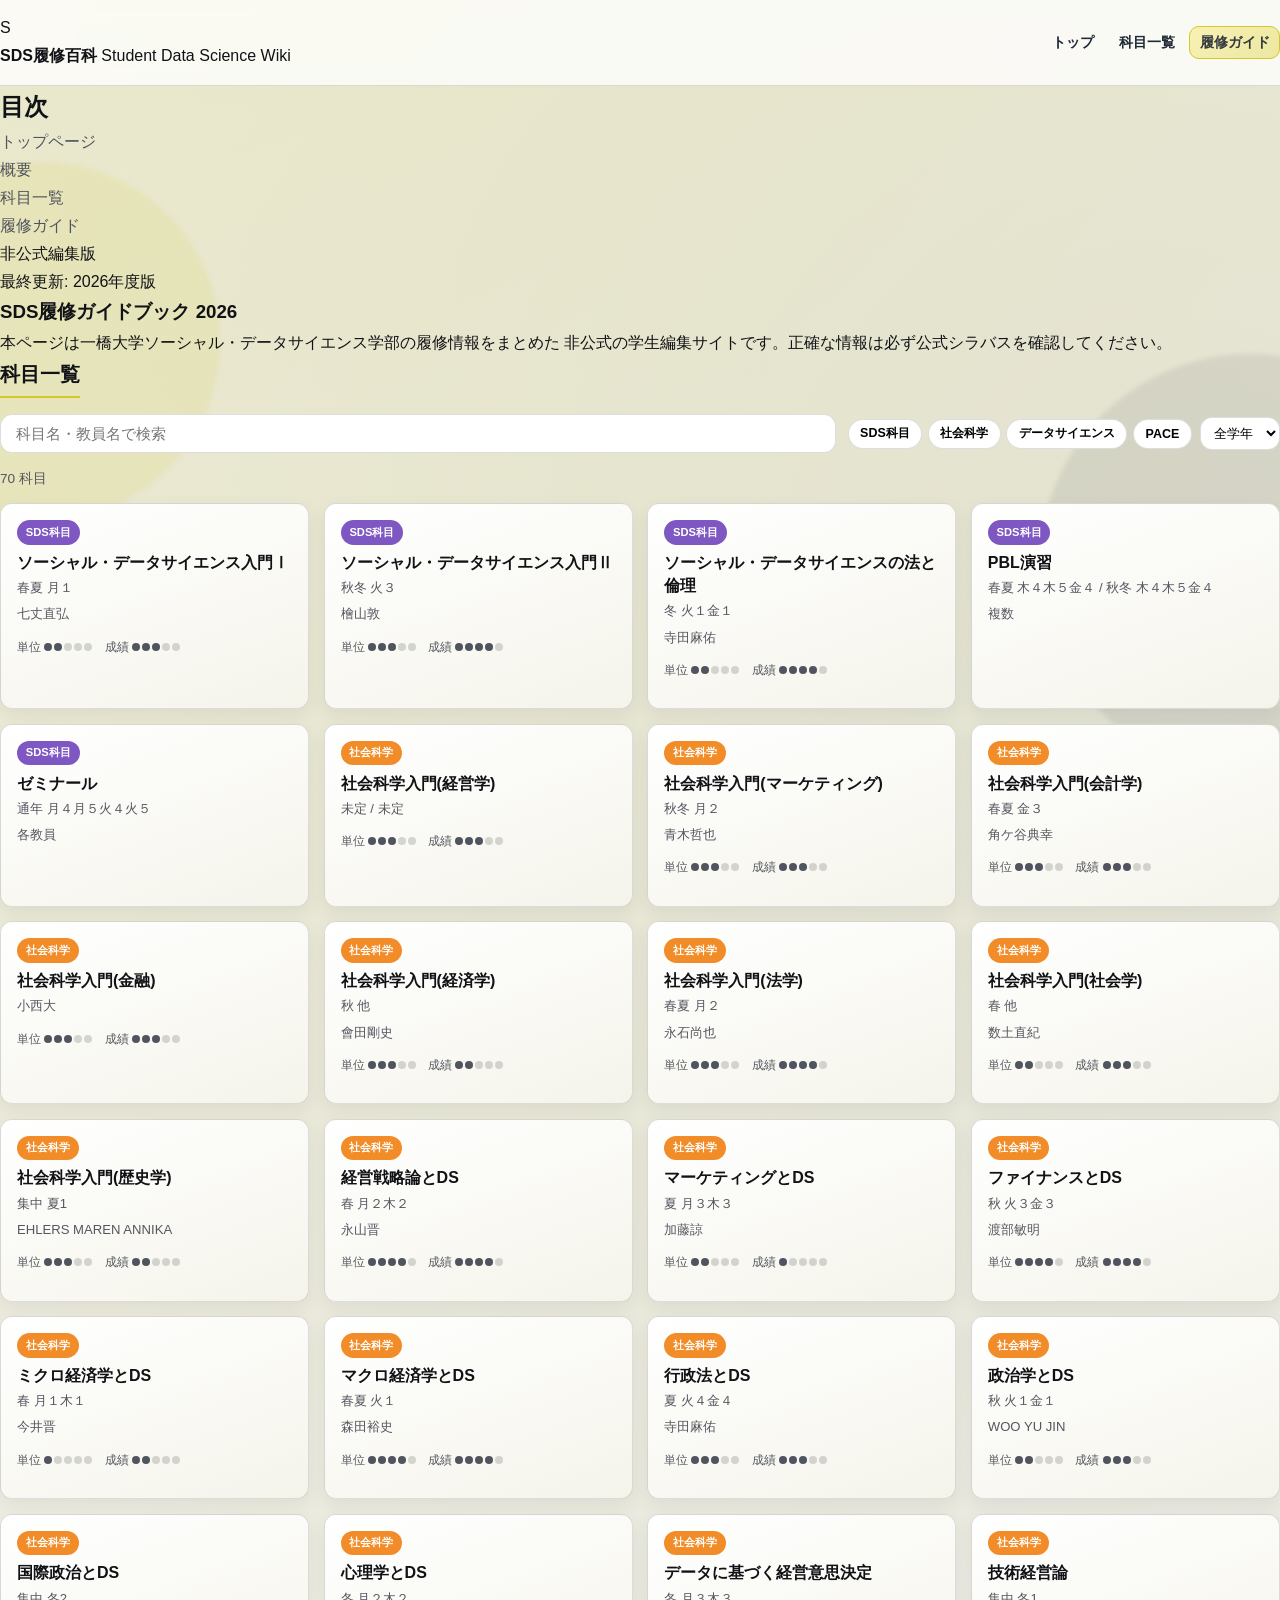
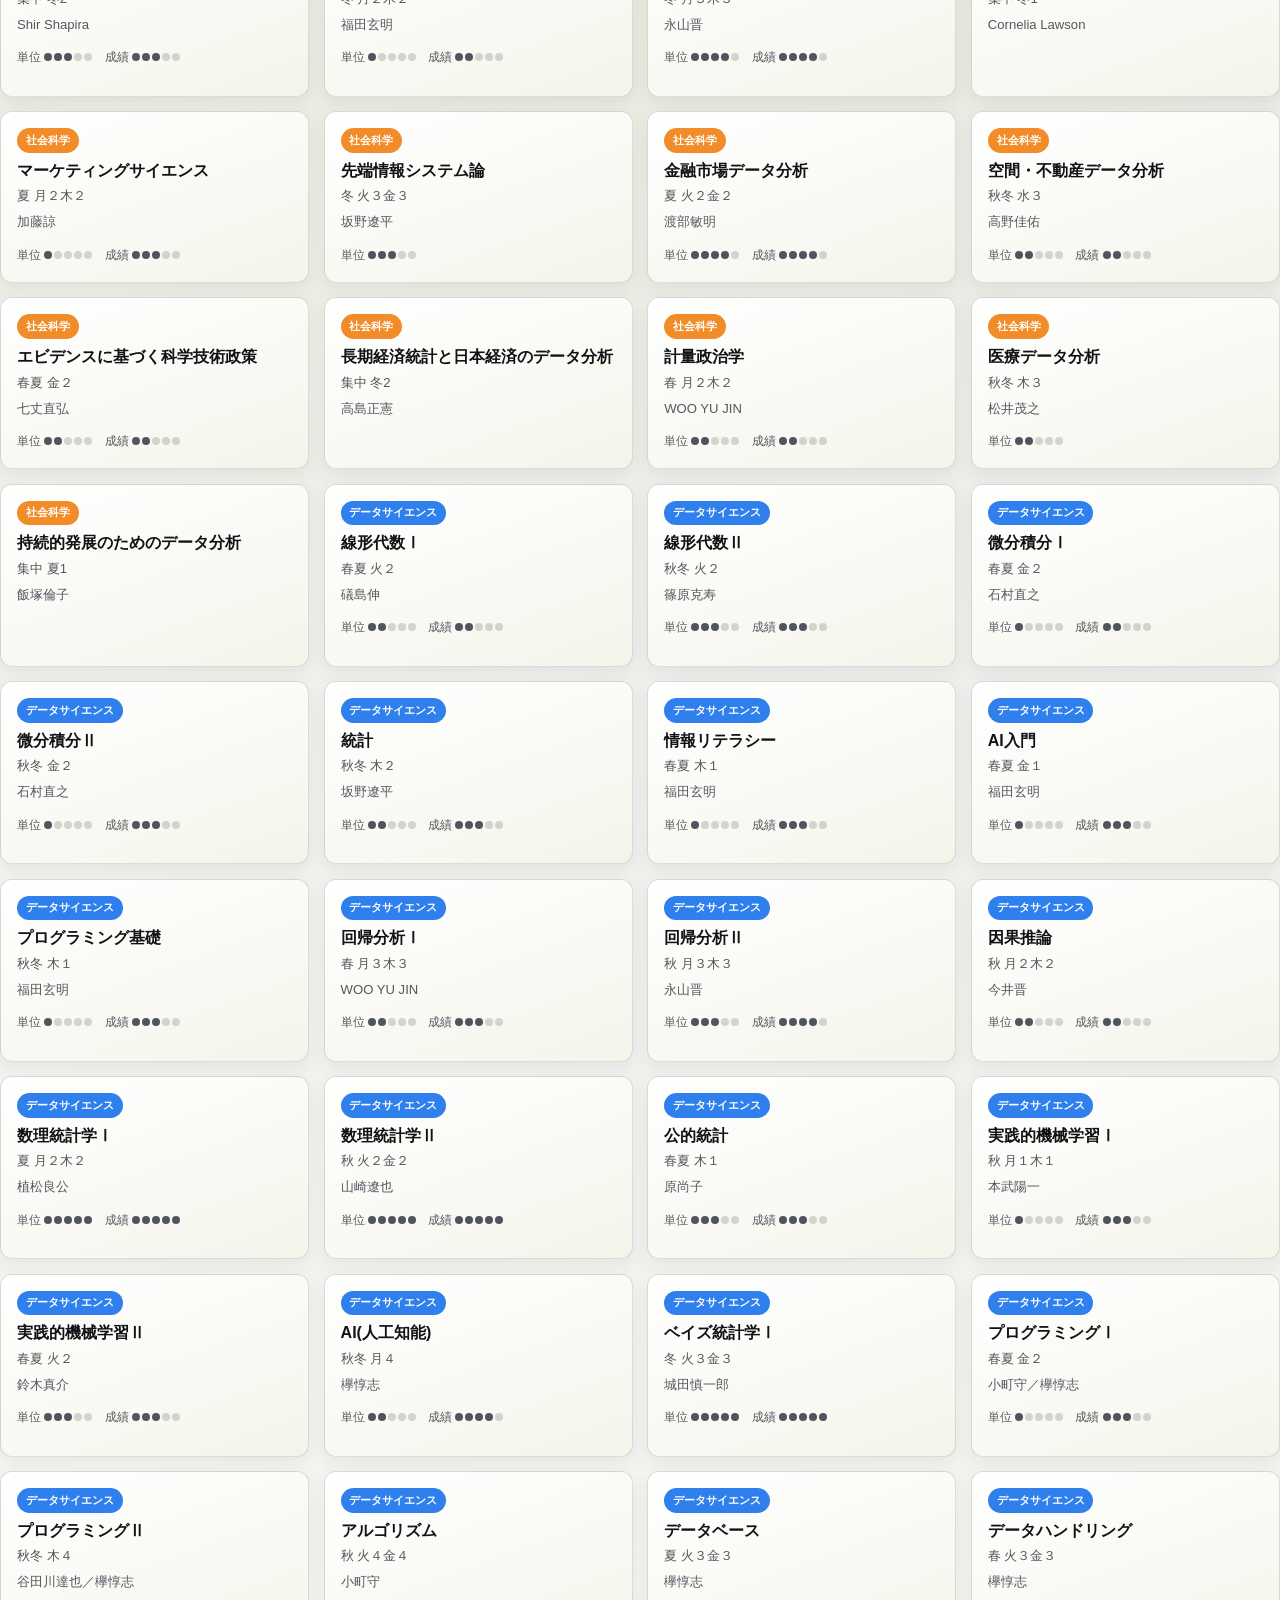
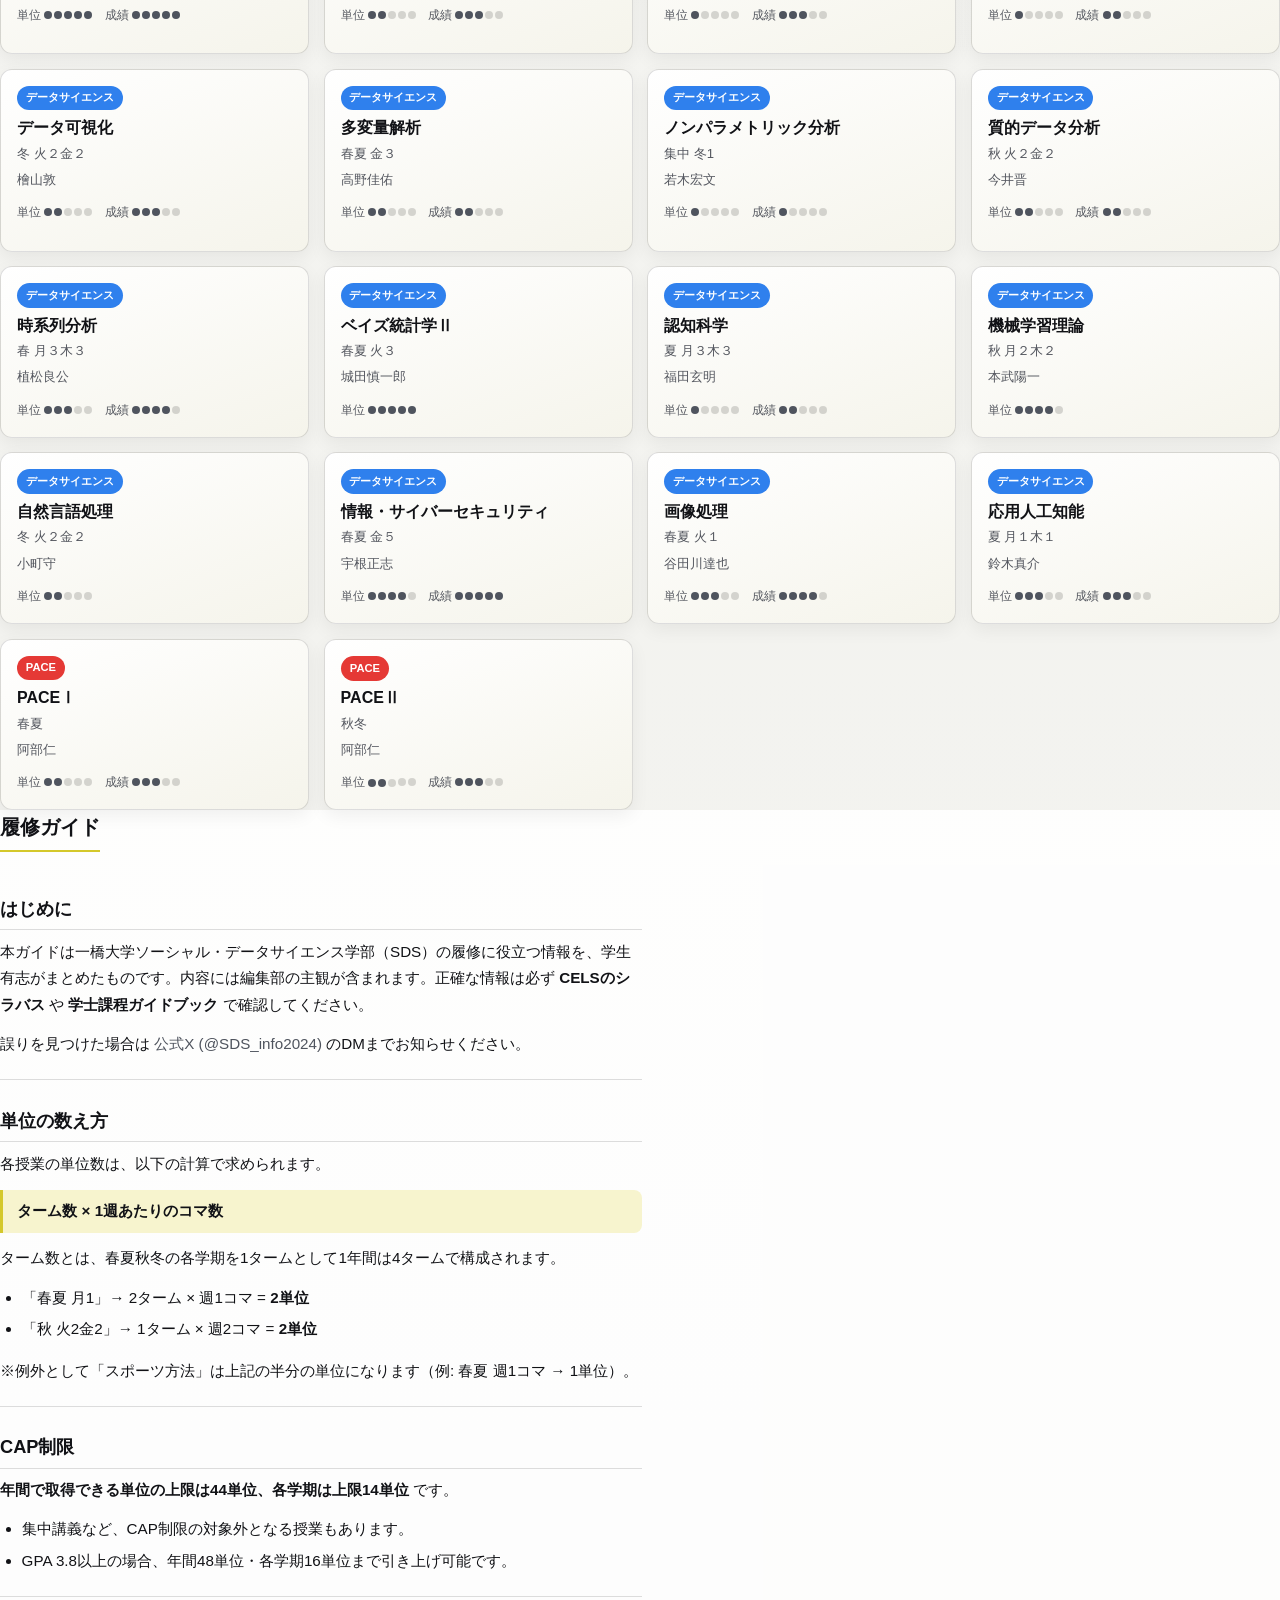
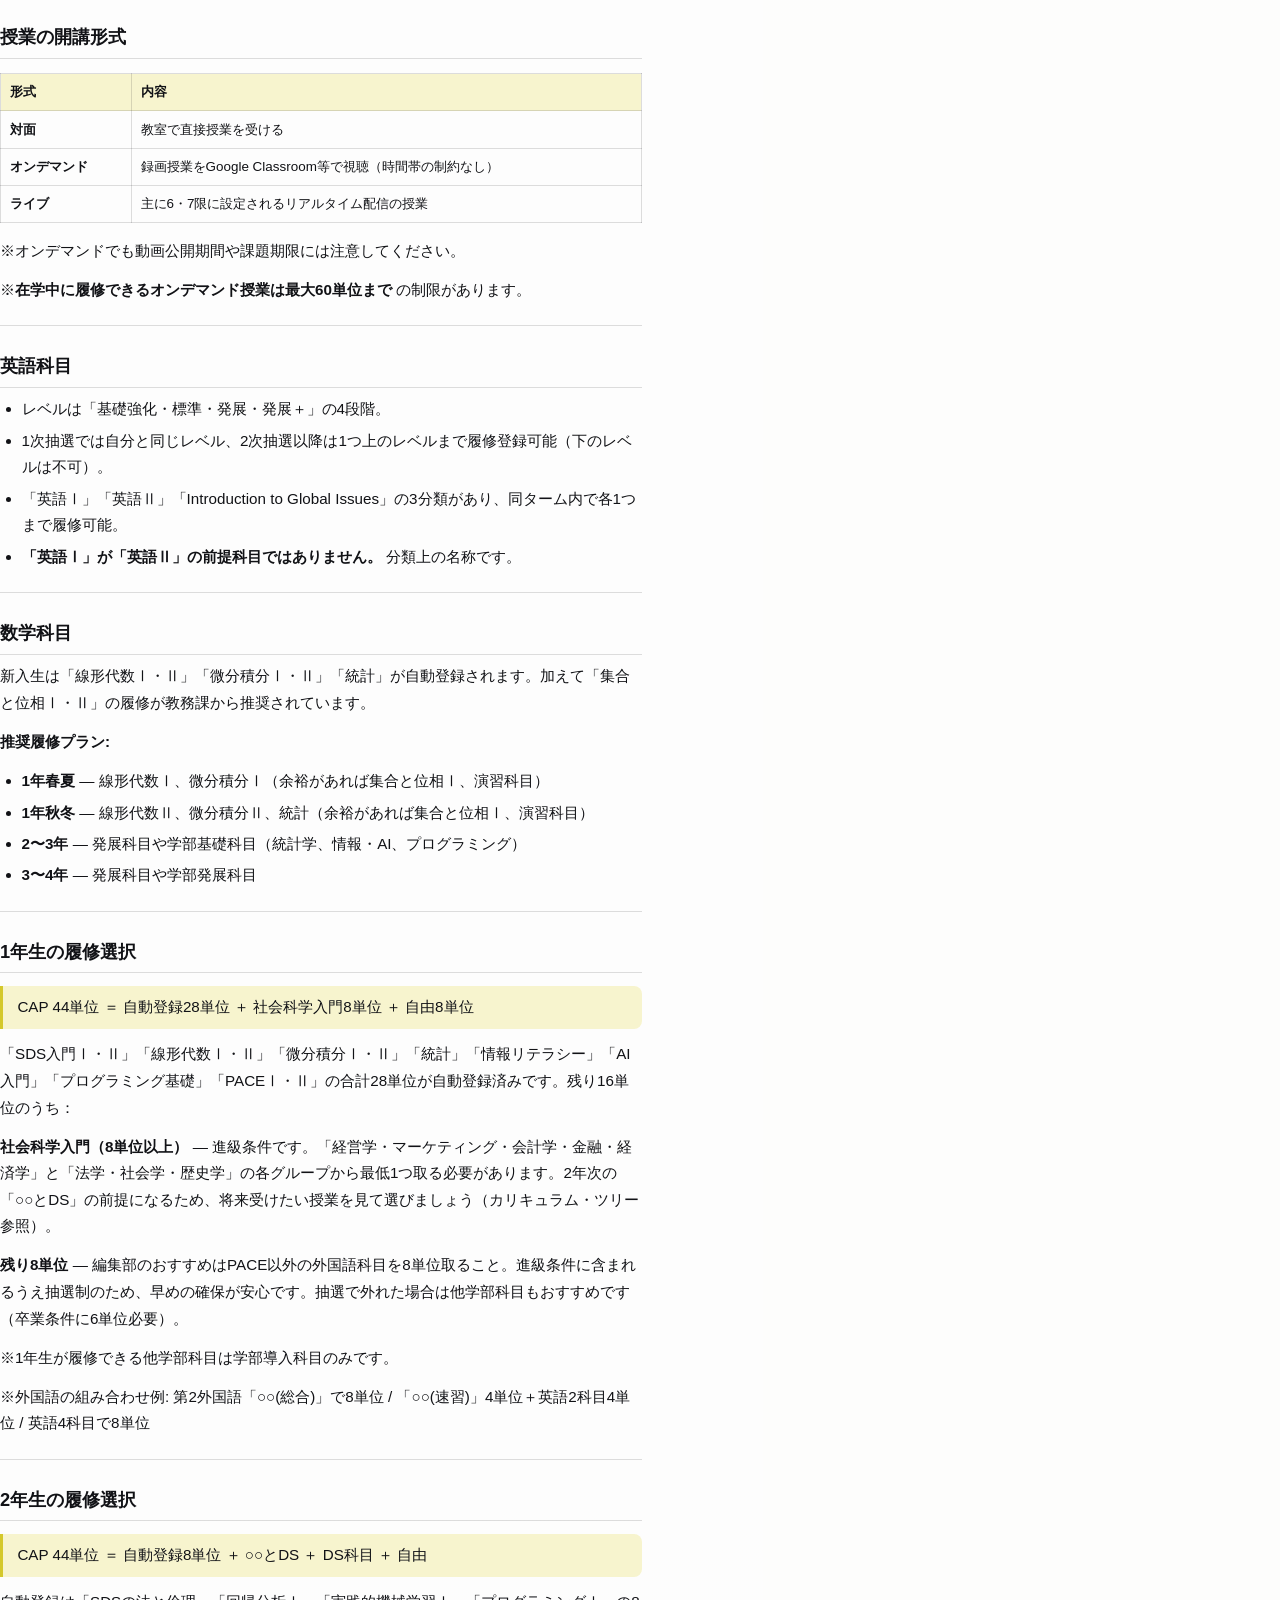
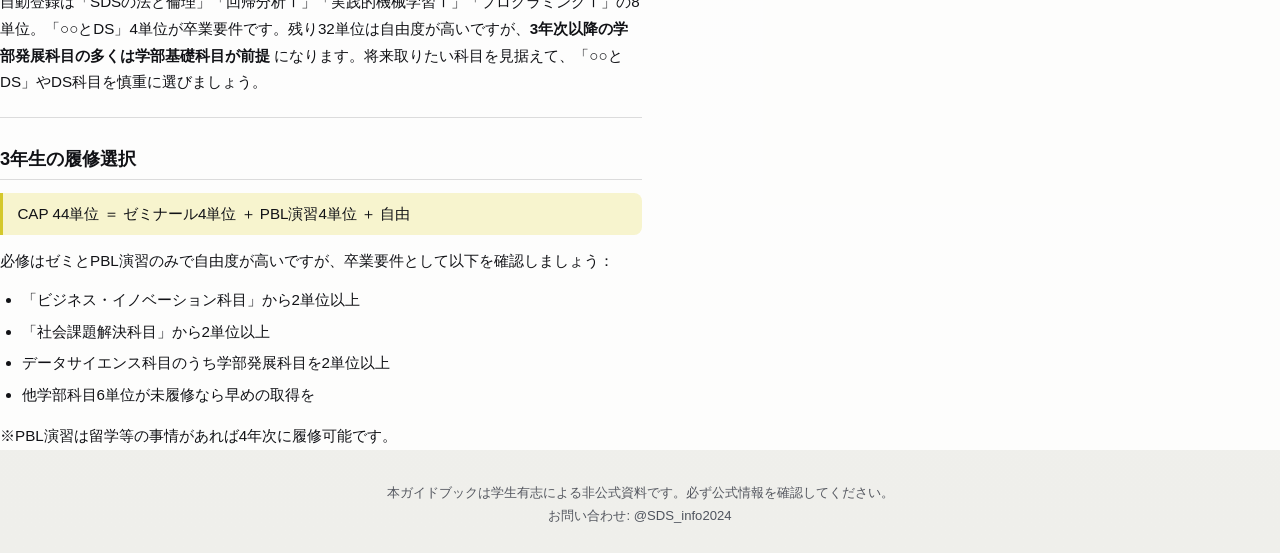
<file: docs/guide.html>
<!DOCTYPE html>
<html lang="ja">
<head>
  <meta charset="UTF-8">
  <meta name="viewport" content="width=device-width, initial-scale=1.0">
  <title>履修ガイド | SDS履修百科</title>
  <link rel="preconnect" href="https://fonts.googleapis.com">
  <link rel="preconnect" href="https://fonts.gstatic.com" crossorigin>
  <link href="https://fonts.googleapis.com/css2?family=Manrope:wght@400;500;600;700;800&family=Shippori+Mincho:wght@500;700&display=swap" rel="stylesheet">
  <link rel="stylesheet" href="style.css">
</head>
<body>
  <header class="topbar">
    <div class="topbar-inner">
      <div class="brand">
        <div class="brand-mark">S</div>
        <div class="brand-text">
          <strong>SDS履修百科</strong>
          <span>Student Data Science Wiki</span>
        </div>
      </div>
      <nav class="nav">
        <a href="index.html" class="nav-link">トップ</a>
        <a href="#courses" class="nav-link active">科目一覧</a>
        <a href="#guide" class="nav-link">履修ガイド</a>
      </nav>
    </div>
  </header>

  <div class="layout">
    <aside class="sidebar">
      <h2>目次</h2>
      <ul>
        <li><a href="index.html">トップページ</a></li>
        <li><a href="#lead">概要</a></li>
        <li><a href="#courses">科目一覧</a></li>
        <li><a href="#guide">履修ガイド</a></li>
      </ul>
      <div class="side-note">
        <p>非公式編集版</p>
        <p>最終更新: 2026年度版</p>
      </div>
    </aside>

    <main class="content">
      <article class="article">
        <section id="lead" class="lead-block">
          <h1>SDS履修ガイドブック 2026</h1>
          <p>
            本ページは一橋大学ソーシャル・データサイエンス学部の履修情報をまとめた
            非公式の学生編集サイトです。正確な情報は必ず公式シラバスを確認してください。
          </p>
        </section>

        <section id="courses" class="section">
          <div class="title-row">
            <h2 class="section-title">科目一覧</h2>
          </div>

          <div class="filter-bar">
            <input type="text" id="search" class="search-input" placeholder="科目名・教員名で検索">
            <div class="filter-group">
              <div class="category-filters" id="category-filters"></div>
              <select id="year-filter" class="filter-select">
                <option value="">全学年</option>
                <option value="1">1年生</option>
                <option value="2">2年生</option>
                <option value="3">3年生</option>
              </select>
            </div>
          </div>

          <p class="result-count" id="result-count"></p>

          <div class="card-grid" id="card-grid">
            <p class="loading">読み込み中...</p>
          </div>
        </section>

        <section id="guide" class="section section-guide">
          <div class="title-row">
            <h2 class="section-title">履修ガイド</h2>
          </div>
          <div class="guide-content" id="guide-content">
            <p class="loading">読み込み中...</p>
          </div>
        </section>
      </article>
    </main>
  </div>

  <div class="modal-overlay" id="modal-overlay">
    <div class="modal" id="modal">
      <button class="modal-close" id="modal-close">&times;</button>
      <div class="modal-body" id="modal-body"></div>
    </div>
  </div>

  <footer class="footer">
    <p>本ガイドブックは学生有志による非公式資料です。必ず公式情報を確認してください。</p>
    <p>お問い合わせ: <a href="https://x.com/SDS_info2024" target="_blank" rel="noopener noreferrer">@SDS_info2024</a></p>
  </footer>

  <script src="app.js"></script>
</body>
</html>
</file>
<file: docs/style.css>
:root {
  --bg: #f4f4f1;
  --bg-soft: #ecece8;
  --surface: rgba(255, 255, 255, 0.86);
  --surface-strong: #ffffff;
  --text: #111216;
  --text-muted: #54575f;
  --border: rgba(17, 18, 22, 0.14);
  --border-strong: rgba(17, 18, 22, 0.24);

  --primary: #d4c82b;
  --primary-strong: #9e951a;
  --accent: #4f545e;
  --accent-soft: #f4efaf;

  --cat-sds: #7e57c2;
  --cat-social: #f28c28;
  --cat-ds: #2f80ed;
  --cat-pace: #e53935;

  --kubun-intro: #15803d;
  --kubun-basic: #0f766e;
  --kubun-advanced: #b45309;
  --kubun-seminar: #7c3aed;
  --kubun-common: #6b7280;

  --zemi-lab: #1d4ed8;
  --zemi-zemi: #059669;
  --zemi-mid: #ca8a04;

  --zemi-social: #f28c28;
  --zemi-stats: #2f80ed;
  --zemi-ai: #7e57c2;

  --grade-aplus: #1d4ed8;
  --grade-a: #059669;
  --grade-b: #ca8a04;
  --grade-c: #ea580c;
  --grade-f: #dc2626;

  --radius-sm: 12px;
  --radius: 18px;
  --shadow: 0 10px 30px rgba(17, 18, 22, 0.08);
  --shadow-lg: 0 28px 60px rgba(17, 18, 22, 0.16);
}

*, *::before, *::after {
  box-sizing: border-box;
  margin: 0;
  padding: 0;
}

html {
  scroll-behavior: smooth;
}

body {
  font-family: "Noto Sans JP", "Hiragino Sans", sans-serif;
  color: var(--text);
  line-height: 1.75;
  min-height: 100vh;
  background:
    radial-gradient(circle at 8% -8%, rgba(212, 200, 43, 0.22), transparent 38%),
    radial-gradient(circle at 92% 8%, rgba(158, 161, 168, 0.2), transparent 42%),
    linear-gradient(180deg, #f8f8f5 0%, #efefeb 100%);
  -webkit-font-smoothing: antialiased;
}

body::before,
body::after {
  content: "";
  position: fixed;
  z-index: -1;
  border-radius: 999px;
  pointer-events: none;
}

body::before {
  width: 360px;
  height: 360px;
  left: -140px;
  top: 18%;
  background: rgba(212, 200, 43, 0.12);
  filter: blur(2px);
}

body::after {
  width: 420px;
  height: 420px;
  right: -180px;
  bottom: 14%;
  background: rgba(79, 84, 94, 0.1);
  filter: blur(2px);
}

a {
  color: var(--accent);
  text-decoration: none;
}

a:hover {
  text-decoration: underline;
}

.container {
  max-width: 1260px;
  margin: 0 auto;
  padding: 0 1.25rem;
}

.topbar {
  position: sticky;
  top: 0;
  z-index: 30;
  border-bottom: 1px solid var(--border);
  backdrop-filter: blur(10px);
  background: rgba(255, 255, 255, 0.78);
}

.topbar-inner {
  display: flex;
  flex-wrap: wrap;
  justify-content: space-between;
  align-items: center;
  gap: 1rem;
  padding: 0.9rem 0;
}

.brand-home {
  display: inline-flex;
  align-items: center;
  gap: 0.75rem;
  color: inherit;
  flex: 1 1 320px;
  min-width: 0;
}

.brand-home:hover {
  text-decoration: none;
}

.site-logo {
  height: 54px;
  width: auto;
  display: block;
}

.brand-kicker {
  letter-spacing: 0.12em;
  font-size: 0.7rem;
  font-weight: 800;
  color: var(--text-muted);
}

.brand-title {
  font-size: clamp(1rem, 2vw, 1.3rem);
  font-weight: 800;
  line-height: 1.35;
}

.brand-link {
  border: 1px solid var(--border-strong);
  border-radius: 999px;
  padding: 0.5rem 0.9rem;
  background: var(--surface);
  font-size: 0.83rem;
  font-weight: 700;
  color: var(--primary-strong);
}

/* ---- Hamburger button ---- */
.hamburger {
  display: none;
  background: none;
  border: none;
  cursor: pointer;
  padding: 0.5rem;
  flex-direction: column;
  justify-content: center;
  gap: 5px;
}

.hamburger-line {
  display: block;
  width: 24px;
  height: 2.5px;
  background: var(--text);
  border-radius: 2px;
  transition: transform 0.25s, opacity 0.25s;
}

.hamburger.open .hamburger-line:nth-child(1) {
  transform: translateY(7px) rotate(45deg);
}

.hamburger.open .hamburger-line:nth-child(2) {
  opacity: 0;
}

.hamburger.open .hamburger-line:nth-child(3) {
  transform: translateY(-7px) rotate(-45deg);
}

.topbar-menu {
  display: flex;
  flex-wrap: wrap;
  gap: 0.45rem;
  justify-content: flex-end;
  flex: 1 1 560px;
  min-width: 0;
}

.topnav-link {
  border: 1px solid transparent;
  border-radius: 999px;
  padding: 0.46rem 0.85rem;
  font-size: 0.82rem;
  font-weight: 700;
  color: var(--text);
  transition: background-color 0.18s, border-color 0.18s, color 0.18s;
  white-space: nowrap;
}

.topnav-link:hover {
  text-decoration: none;
  background: #f3f0cb;
  border-color: #d4c82b;
}

.topnav-link.active {
  background: linear-gradient(135deg, #f7f2b5 0%, #ece7a0 100%);
  border-color: #d4c82b;
  color: #35393f;
}

/* ---- Nav Dropdown ---- */
.nav-dropdown {
  position: relative;
}

.nav-dropdown-toggle {
  border: 1px solid transparent;
  border-radius: 999px;
  padding: 0.46rem 0.85rem;
  font-size: 0.82rem;
  font-weight: 700;
  color: var(--text);
  background: none;
  cursor: pointer;
  transition: background-color 0.18s, border-color 0.18s;
  white-space: nowrap;
  font-family: inherit;
}

.nav-dropdown-toggle:hover,
.nav-dropdown.open .nav-dropdown-toggle {
  background: #f3f0cb;
  border-color: #d4c82b;
}

.nav-dropdown-menu {
  display: none;
  position: absolute;
  right: 0;
  top: calc(100% + 0.3rem);
  min-width: 160px;
  border: 1px solid var(--border);
  border-radius: var(--radius-sm);
  background: var(--surface-strong);
  box-shadow: var(--shadow-lg);
  padding: 0.35rem;
  z-index: 40;
}

.nav-dropdown.open .nav-dropdown-menu {
  display: block;
}

.nav-dropdown-menu a {
  display: block;
  padding: 0.5rem 0.75rem;
  font-size: 0.82rem;
  font-weight: 600;
  color: var(--text);
  border-radius: 8px;
  transition: background-color 0.15s;
}

.nav-dropdown-menu a:hover {
  text-decoration: none;
  background: #f3f0cb;
}

.portal-main {
  display: grid;
  gap: 1rem;
  padding-top: 1.15rem;
  padding-bottom: 2rem;
}

.portal-hero {
  position: relative;
  overflow: hidden;
}

.portal-hero::after {
  content: "";
  position: absolute;
  width: 280px;
  height: 280px;
  right: -110px;
  top: -90px;
  border-radius: 50%;
  background: radial-gradient(circle, rgba(212, 200, 43, 0.22), transparent 62%);
  pointer-events: none;
}

.hero-kicker {
  font-size: 0.72rem;
  letter-spacing: 0.12em;
  font-weight: 800;
  color: var(--text-muted);
  margin-bottom: 0.5rem;
}

.portal-title {
  font-size: clamp(1.45rem, 3.2vw, 2.1rem);
  line-height: 1.35;
  font-weight: 800;
  margin-bottom: 0.5rem;
}

.portal-sub {
  max-width: 72ch;
  color: var(--text-muted);
}

.portal-meta {
  margin-top: 0.8rem;
  display: flex;
  flex-wrap: wrap;
  gap: 0.45rem;
}

.meta-chip {
  display: inline-flex;
  align-items: center;
  gap: 0.3rem;
  border: 1px solid #d4c82b;
  border-radius: 999px;
  padding: 0.32rem 0.68rem;
  background: #f7f2b5;
  color: #3b3f46;
  font-size: 0.75rem;
  font-weight: 700;
}

.directory-section {
  display: grid;
  gap: 0.9rem;
}

.directory-head {
  display: flex;
  justify-content: space-between;
  align-items: end;
  gap: 1rem;
  flex-wrap: wrap;
}

.directory-title {
  font-size: 1.15rem;
  line-height: 1.35;
  font-weight: 800;
}

.directory-caption {
  color: var(--text-muted);
  font-size: 0.86rem;
}

.directory-grid {
  display: grid;
  grid-template-columns: repeat(auto-fill, minmax(280px, 1fr));
  gap: 0.85rem;
}

.directory-card {
  border: 1px solid var(--border);
  border-radius: var(--radius);
  background: var(--surface);
  box-shadow: var(--shadow);
  padding: 1rem;
  display: grid;
  gap: 0.45rem;
  min-height: 190px;
}

.directory-card-linkbox {
  color: inherit;
  text-decoration: none;
  transition: transform 0.16s, box-shadow 0.16s, border-color 0.16s;
}

.directory-card-linkbox:hover {
  text-decoration: none;
  transform: translateY(-2px);
  border-color: #d4c82b;
  box-shadow: var(--shadow-lg);
}

.directory-card.disabled {
  background: linear-gradient(180deg, #fbfdff 0%, #f8fafc 100%);
}

.directory-label {
  color: var(--text-muted);
  font-size: 0.74rem;
  font-weight: 800;
  letter-spacing: 0.08em;
}

.directory-card h3 {
  font-size: 1.04rem;
  line-height: 1.35;
}

.directory-card p {
  color: var(--text-muted);
  font-size: 0.88rem;
}

.card-footer {
  margin-top: auto;
  display: flex;
  justify-content: space-between;
  align-items: center;
  gap: 0.6rem;
}

.status-badge {
  display: inline-flex;
  align-items: center;
  border-radius: 999px;
  padding: 0.22rem 0.62rem;
  font-size: 0.72rem;
  font-weight: 700;
}

.status-badge.live {
  color: #3e4407;
  background: #f4efaf;
  border: 1px solid #d4c82b;
}

.status-badge.soon {
  color: #92400e;
  background: #ffedd5;
  border: 1px solid #fed7aa;
}

.portal-card-link {
  justify-self: start;
  border: 1px solid #d4c82b;
  border-radius: 999px;
  padding: 0.42rem 0.78rem;
  font-size: 0.82rem;
  font-weight: 700;
  color: #3b3f46;
  background: #f7f2b5;
}

.portal-card-link:hover {
  text-decoration: none;
  background: #f0e97d;
}

.portal-note p {
  color: var(--text-muted);
  font-size: 0.9rem;
  margin-top: 0.45rem;
}

.wiki-layout {
  display: grid;
  grid-template-columns: 260px 1fr;
  gap: 1rem;
  padding-top: 1.15rem;
  padding-bottom: 2rem;
}

.wiki-sidebar {
  position: sticky;
  top: 4.9rem;
  align-self: start;
  border-radius: var(--radius);
  border: 1px solid var(--border);
  background: var(--surface);
  backdrop-filter: blur(8px);
  box-shadow: var(--shadow);
  padding: 1rem;
  animation: slide-up 0.5s ease-out both;
}

.sidebar-title {
  color: var(--text-muted);
  font-size: 0.74rem;
  letter-spacing: 0.11em;
  font-weight: 800;
  margin-bottom: 0.65rem;
}

.sidebar-nav {
  display: flex;
  flex-direction: column;
  gap: 0.34rem;
}

.nav-link {
  font-size: 0.9rem;
  color: #1f2937;
  border-radius: 10px;
  border: 1px solid transparent;
  padding: 0.45rem 0.58rem;
  font-weight: 600;
  transition: background-color 0.18s, border-color 0.18s, color 0.18s;
}

.nav-link:hover {
  text-decoration: none;
  background: #f7f2b5;
  border-color: #d4c82b;
}

.nav-link.active {
  background: linear-gradient(135deg, #f7f2b5 0%, #ece7a0 100%);
  border-color: #d4c82b;
  color: #35393f;
}

.wiki-main {
  display: grid;
  gap: 1rem;
}

.section {
  scroll-margin-top: 6rem;
}

.article-section {
  border: 1px solid var(--border);
  border-radius: var(--radius);
  background: var(--surface);
  backdrop-filter: blur(8px);
  box-shadow: var(--shadow);
  padding: 1.35rem;
  animation: slide-up 0.6s ease-out both;
}

.article-head {
  margin-bottom: 0.85rem;
}

.article-title {
  font-size: clamp(1.38rem, 3.2vw, 2rem);
  line-height: 1.35;
  font-weight: 800;
  letter-spacing: 0.01em;
  margin-bottom: 0.36rem;
}

.article-sub {
  color: var(--text-muted);
  font-size: 0.92rem;
}

.intro-grid {
  display: grid;
  grid-template-columns: 1fr;
  gap: 0.7rem;
}

.intro-text p + p {
  margin-top: 0.72rem;
}

.infobox {
  display: none;
  border: 1px solid #d4c82b;
  border-radius: 14px;
  padding: 0.9rem;
  background: linear-gradient(180deg, #fbf8d8 0%, #f4efaf 100%);
}

.infobox-title {
  font-size: 0.94rem;
  font-weight: 800;
  margin-bottom: 0.52rem;
}

.infobox-list {
  display: grid;
  grid-template-columns: auto 1fr;
  gap: 0.3rem 0.8rem;
  font-size: 0.84rem;
}

.infobox-list dt {
  color: #4a4f57;
  font-weight: 700;
}

.section-title {
  display: inline-block;
  margin-bottom: 1rem;
  font-size: 1.24rem;
  font-weight: 800;
  padding-bottom: 0.32rem;
  border-bottom: 2px solid var(--primary);
}

.filter-bar {
  display: flex;
  flex-wrap: wrap;
  gap: 0.7rem;
  align-items: center;
  margin-bottom: 0.82rem;
}

.search-input {
  flex: 1 1 280px;
  border: 1px solid var(--border);
  border-radius: var(--radius-sm);
  padding: 0.66rem 0.95rem;
  font-size: 0.92rem;
  background: var(--surface-strong);
}

.search-input:focus,
.filter-select:focus {
  outline: none;
  border-color: #d4c82b;
  box-shadow: 0 0 0 4px rgba(212, 200, 43, 0.22);
}

.filter-group {
  display: flex;
  flex-wrap: wrap;
  gap: 0.5rem;
  align-items: center;
}

.filter-label {
  font-size: 0.78rem;
  font-weight: 700;
  color: var(--text-muted);
  white-space: nowrap;
}

.category-filters {
  display: flex;
  flex-wrap: wrap;
  gap: 0.35rem;
}

.cat-btn {
  border: 1px solid var(--border);
  border-radius: 999px;
  background: #fff;
  font-size: 0.78rem;
  font-weight: 700;
  padding: 0.35rem 0.72rem;
  cursor: pointer;
  transition: transform 0.16s, border-color 0.16s, background-color 0.16s;
}

.cat-btn:hover {
  transform: translateY(-1px);
  border-color: #d4c82b;
  background: #f9f6d2;
}

.cat-btn.active {
  color: #fff;
  border-color: transparent;
}

.cat-btn[data-cat="sds"].active { background: var(--cat-sds); }
.cat-btn[data-cat="social"].active { background: var(--cat-social); }
.cat-btn[data-cat="ds"].active { background: var(--cat-ds); }
.cat-btn[data-cat="pace"].active { background: var(--cat-pace); }

.filter-select {
  border: 1px solid var(--border);
  border-radius: var(--radius-sm);
  padding: 0.44rem 0.6rem;
  font-size: 0.82rem;
  background: #fff;
}

.result-count {
  color: var(--text-muted);
  font-size: 0.85rem;
  margin-bottom: 0.8rem;
}

.card-grid {
  display: grid;
  grid-template-columns: repeat(auto-fill, minmax(300px, 1fr));
  gap: 0.9rem;
}

.loading {
  grid-column: 1 / -1;
  text-align: center;
  color: var(--text-muted);
  padding: 2.2rem 0;
}

.card {
  display: flex;
  flex-direction: column;
  gap: 0.2rem;
  border: 1px solid var(--border);
  border-radius: var(--radius-sm);
  background: linear-gradient(160deg, #ffffff 0%, #f5f4eb 100%);
  box-shadow: 0 6px 18px rgba(2, 6, 23, 0.06);
  padding: 1rem;
  cursor: pointer;
  transition: transform 0.18s ease, box-shadow 0.18s ease, border-color 0.18s ease;
  animation: slide-up 0.45s ease-out both;
  animation-delay: var(--stagger, 0s);
}

.card:hover {
  transform: translateY(-3px);
  border-color: #d4c82b;
  box-shadow: var(--shadow-lg);
}

.card-badges {
  display: flex;
  flex-wrap: wrap;
  gap: 0.36rem;
  margin-bottom: 0.18rem;
}

.card-cat {
  display: inline-block;
  color: #fff;
  font-size: 0.7rem;
  font-weight: 700;
  padding: 0.16rem 0.55rem;
  border-radius: 999px;
}

.card-cat.cat-sds, .modal-cat.cat-sds { background: var(--cat-sds); }
.card-cat.cat-social, .modal-cat.cat-social { background: var(--cat-social); }
.card-cat.cat-ds, .modal-cat.cat-ds { background: var(--cat-ds); }
.card-cat.cat-pace, .modal-cat.cat-pace { background: var(--cat-pace); }

.card-kubun,
.modal-kubun {
  display: inline-block;
  font-size: 0.7rem;
  font-weight: 700;
  border-radius: 999px;
  padding: 0.14rem 0.55rem;
  border: 1.5px solid;
  background: rgba(255, 255, 255, 0.45);
}

.modal-kubun {
  font-size: 0.74rem;
  margin-bottom: 0.45rem;
}

.kubun-intro { color: var(--kubun-intro); border-color: var(--kubun-intro); }
.kubun-basic { color: var(--kubun-basic); border-color: var(--kubun-basic); }
.kubun-advanced { color: var(--kubun-advanced); border-color: var(--kubun-advanced); }
.kubun-seminar { color: var(--kubun-seminar); border-color: var(--kubun-seminar); }
.kubun-common { color: var(--kubun-common); border-color: var(--kubun-common); }

/* Course flags */
.card-flags {
  display: flex;
  flex-wrap: wrap;
  gap: 0.3rem;
  margin-top: 0.4rem;
}
.card-flag,
.modal-flag {
  display: inline-block;
  font-size: 0.65rem;
  font-weight: 700;
  padding: 0.12rem 0.45rem;
  border-radius: 4px;
  line-height: 1.3;
}
.flag-teacher { background: #fff3cd; color: #856404; }
.flag-auto    { background: #d1ecf1; color: #0c5460; }
.flag-lottery { background: #f8d7da; color: #721c24; }
.modal-flag {
  font-size: 0.72rem;
  padding: 0.16rem 0.55rem;
  margin-bottom: 0.3rem;
}

.card-name {
  font-size: 1rem;
  font-weight: 800;
  line-height: 1.45;
}

.card-meta {
  font-size: 0.82rem;
  color: var(--text-muted);
}

.card-difficulty {
  display: flex;
  flex-wrap: wrap;
  gap: 0.65rem;
  margin-top: 0.45rem;
  font-size: 0.76rem;
  color: var(--text-muted);
}

.difficulty-label {
  margin-right: 0.2rem;
}

.dot {
  display: inline-block;
  width: 8px;
  height: 8px;
  border-radius: 50%;
  margin-right: 2px;
}

.dot.filled {
  background: var(--accent);
}

.dot.empty {
  background: rgba(0, 0, 0, 0.15);
}

.card-grade-mini {
  display: flex;
  overflow: hidden;
  border-radius: 999px;
  height: 5px;
  margin-top: auto;
  padding-top: 0.5rem;
}

.card-grade-mini > span {
  height: 5px;
}

.modal-overlay {
  position: fixed;
  inset: 0;
  z-index: 1000;
  display: flex;
  align-items: center;
  justify-content: center;
  background: rgba(2, 6, 23, 0.5);
  opacity: 0;
  pointer-events: none;
  transition: opacity 0.24s;
}

.modal-overlay.open {
  opacity: 1;
  pointer-events: auto;
}

.modal {
  position: relative;
  width: min(92vw, 690px);
  max-height: 86vh;
  overflow-y: auto;
  border: 1px solid var(--border);
  border-radius: var(--radius);
  background: #ffffff;
  box-shadow: var(--shadow-lg);
  padding: 1.8rem;
  transform: translateY(16px);
  transition: transform 0.24s;
}

.modal-overlay.open .modal {
  transform: translateY(0);
}

.modal-close {
  position: absolute;
  top: 0.75rem;
  right: 1rem;
  border: none;
  background: transparent;
  color: var(--text-muted);
  font-size: 1.8rem;
  cursor: pointer;
  line-height: 1;
}

.modal-close:hover {
  color: var(--text);
}

.modal-cat {
  display: inline-block;
  color: #fff;
  border-radius: 999px;
  padding: 0.2rem 0.62rem;
  font-size: 0.75rem;
  font-weight: 700;
  margin-bottom: 0.42rem;
}

.modal-name {
  font-size: 1.35rem;
  line-height: 1.35;
  font-weight: 800;
  margin-bottom: 0.75rem;
}

.modal-info {
  display: grid;
  grid-template-columns: auto 1fr;
  gap: 0.3rem 0.95rem;
  margin-bottom: 1rem;
  font-size: 0.9rem;
}

.modal-info dt {
  white-space: nowrap;
  color: var(--text-muted);
  font-weight: 600;
}

.modal-desc {
  padding: 0.88rem 0.95rem;
  border: 1px solid var(--border);
  border-radius: 10px;
  background: #f7f7f1;
  margin-bottom: 0.95rem;
  font-size: 0.9rem;
}

.grade-section-title {
  font-size: 0.88rem;
  font-weight: 700;
  margin-bottom: 0.45rem;
}

.grade-bar {
  display: flex;
  height: 32px;
  border-radius: 6px;
  overflow: hidden;
  margin-bottom: 0.45rem;
}

.grade-segment {
  display: flex;
  align-items: center;
  justify-content: center;
  color: #fff;
  font-size: 0.68rem;
  font-weight: 700;
  min-width: 0;
}

.grade-segment.g-aplus { background: var(--grade-aplus); }
.grade-segment.g-a { background: var(--grade-a); }
.grade-segment.g-b { background: var(--grade-b); }
.grade-segment.g-c { background: var(--grade-c); }
.grade-segment.g-f { background: var(--grade-f); }

.grade-legend {
  display: flex;
  flex-wrap: wrap;
  gap: 0.55rem;
  font-size: 0.77rem;
}

.grade-legend-item {
  display: inline-flex;
  align-items: center;
  gap: 0.3rem;
}

.grade-legend-dot {
  width: 10px;
  height: 10px;
  border-radius: 3px;
}

/* ========== Zemi Type Badges ========== */
.zemi-type-lab  { background: var(--zemi-lab); color: #fff; }
.zemi-type-zemi { background: var(--zemi-zemi); color: #fff; }
.zemi-type-mid  { background: var(--zemi-mid); color: #fff; }

.cat-btn[data-cat="lab"].active  { background: var(--zemi-lab); }
.cat-btn[data-cat="zemi"].active { background: var(--zemi-zemi); }
.cat-btn[data-cat="mid"].active  { background: var(--zemi-mid); }

/* ========== Zemi Field Badges ========== */
.zemi-field-social { background: var(--zemi-social); color: #fff; }
.zemi-field-stats  { background: var(--zemi-stats); color: #fff; }
.zemi-field-ai     { background: var(--zemi-ai); color: #fff; }

.cat-btn[data-cat="social"].active { background: var(--zemi-social); }
.cat-btn[data-cat="stats"].active  { background: var(--zemi-stats); }
.cat-btn[data-cat="ai"].active     { background: var(--zemi-ai); }

/* ========== Zemi Card Stats ========== */
.zemi-stats {
  display: flex;
  flex-wrap: wrap;
  gap: 0.45rem;
  margin-top: 0.35rem;
}

.zemi-stat {
  display: inline-flex;
  align-items: center;
  font-size: 0.8rem;
  color: var(--text-muted);
  background: var(--bg-soft);
  border-radius: 999px;
  padding: 0.18rem 0.55rem;
}

.zemi-stat-applicants {
  background: #fff3cd;
  color: #856404;
  font-weight: 700;
}

.zemi-content-preview {
  margin-top: 0.35rem;
  font-size: 0.84rem;
  line-height: 1.5;
}

/* ========== Zemi Visual Bars ========== */
.zemi-visual-bars {
  display: grid;
  gap: 1rem;
  margin-bottom: 1rem;
  padding: 1rem;
  border: 1px solid var(--border);
  border-radius: 12px;
  background: #fafaf6;
}

.zemi-bar-item {
  display: grid;
  gap: 0.3rem;
}

.zemi-bar-label {
  font-size: 0.82rem;
  font-weight: 700;
  color: var(--text-muted);
}

.zemi-bar-value {
  font-size: 0.78rem;
  color: var(--text-muted);
  text-align: right;
}

/* 形態 spectrum bar */
.zemi-spectrum-wrap {
  display: flex;
  align-items: center;
  gap: 0.6rem;
  padding: 0 12px;
}

.zemi-spectrum-end {
  font-size: 0.75rem;
  font-weight: 700;
  white-space: nowrap;
  flex-shrink: 0;
}

.zemi-spectrum-end.left { color: var(--zemi-zemi); }
.zemi-spectrum-end.right { color: var(--zemi-lab); }

.zemi-spectrum-bar {
  position: relative;
  flex: 1;
  height: 10px;
  border-radius: 999px;
  background: linear-gradient(90deg, rgba(5,150,105,0.3), rgba(202,138,4,0.3) 50%, rgba(29,78,216,0.3));
}

.zemi-spectrum-end.active {
  font-size: 0.82rem;
  font-weight: 800;
}

.zemi-spectrum-end.left.active { color: var(--zemi-zemi); }
.zemi-spectrum-end.right.active { color: var(--zemi-lab); }

.zemi-spectrum-marker {
  position: absolute;
  top: 50%;
  transform: translate(-50%, -50%);
  width: 20px;
  height: 20px;
  border-radius: 50%;
  border: 2.5px solid #fff;
  z-index: 1;
}

.zemi-spectrum-marker.marker-zemi { background: var(--zemi-zemi); }
.zemi-spectrum-marker.marker-mid  { background: var(--zemi-mid); }
.zemi-spectrum-marker.marker-lab  { background: var(--zemi-lab); }

.zemi-spectrum-marker-label {
  position: absolute;
  top: -22px;
  left: 50%;
  transform: translateX(-50%);
  font-size: 0.72rem;
  font-weight: 800;
  white-space: nowrap;
  color: var(--text);
}

/* 活動時間 range bar */
.zemi-range-wrap {
  position: relative;
}

.zemi-range-bar {
  position: relative;
  height: 14px;
  border-radius: 999px;
  background: var(--bg-soft);
  overflow: hidden;
}

.zemi-range-fill {
  position: absolute;
  top: 0;
  height: 100%;
  border-radius: 999px;
  background: linear-gradient(90deg, #f59e0b, #ef4444);
  min-width: 6px;
}

.zemi-range-ticks {
  position: relative;
  height: 18px;
  margin-top: 2px;
}

.zemi-range-tick {
  position: absolute;
  transform: translateX(-50%);
  font-size: 0.65rem;
  color: var(--text-muted);
}

/* 院進検討率 bar */
.zemi-pct-wrap {
  display: flex;
  align-items: center;
  gap: 0.6rem;
}

.zemi-pct-bar {
  flex: 1;
  height: 14px;
  border-radius: 999px;
  background: var(--bg-soft);
  overflow: hidden;
}

.zemi-pct-fill {
  height: 100%;
  border-radius: 999px;
  background: linear-gradient(90deg, #60a5fa, #3b82f6);
  transition: width 0.4s ease;
}

.zemi-pct-value {
  font-size: 0.85rem;
  font-weight: 800;
  color: var(--text);
  min-width: 3em;
  text-align: right;
}

.no-grade-data {
  color: var(--text-muted);
  font-size: 0.85rem;
}

.section-guide {
  background: var(--surface);
}

.guide-content {
  max-width: 76ch;
  font-size: 0.95rem;
}

.guide-content h1 {
  font-size: 1.32rem;
  margin: 1.75rem 0 0.7rem;
}

.guide-content h2 {
  font-size: 1.14rem;
  margin: 1.52rem 0 0.55rem;
  border-bottom: 1px solid var(--border);
  padding-bottom: 0.28rem;
}

.guide-content h3 {
  font-size: 1rem;
  margin: 1.3rem 0 0.45rem;
}

.guide-content p {
  margin-bottom: 0.78rem;
}

.guide-content ul {
  margin: 0.45rem 0 0.95rem 1.35rem;
}

.guide-content li {
  margin-bottom: 0.3rem;
}

.guide-content blockquote {
  border-left: 3px solid var(--primary);
  border-radius: 0 8px 8px 0;
  background: #f7f4ce;
  padding: 0.5rem 0.9rem;
  margin: 0.8rem 0;
}

.guide-content hr {
  border: none;
  border-top: 1px solid var(--border);
  margin: 1.35rem 0;
}

.guide-content table {
  width: 100%;
  border-collapse: collapse;
  margin: 0.9rem 0;
  font-size: 0.84rem;
}

.guide-content th,
.guide-content td {
  border: 1px solid var(--border);
  padding: 0.4rem 0.55rem;
  text-align: left;
}

.guide-content th {
  background: #f7f4ce;
}

.guide-content img {
  max-width: 100%;
  height: auto;
  border-radius: var(--radius-sm);
  border: 1px solid var(--border);
}

.image-grid {
  display: grid;
  grid-template-columns: 1fr 1fr;
  gap: 0.75rem;
  margin: 0.9rem 0;
}

.image-grid figure {
  margin: 0;
}

.image-grid figure img {
  width: 100%;
  display: block;
}

@media (max-width: 480px) {
  .image-grid {
    grid-template-columns: 1fr;
  }
}

.field-desc-list {
  display: grid;
  grid-template-columns: auto 1fr;
  gap: 0.55rem 1.1rem;
  font-size: 0.92rem;
  margin-top: 1rem;
}

.field-desc-list dt {
  font-weight: 700;
  color: var(--text-muted);
  white-space: nowrap;
  padding-top: 0.1rem;
}

.field-desc-list dd {
  margin: 0;
  line-height: 1.6;
}

.source-list {
  margin-left: 1.15rem;
  display: grid;
  gap: 0.42rem;
}

/* ========== NEWS + Twitter Section ========== */
.news-twitter-section {
  scroll-margin-top: 6rem;
}

.news-twitter-grid {
  display: grid;
  grid-template-columns: 1fr 1fr;
  gap: 1rem;
}

.news-panel,
.twitter-panel {
  min-height: 0;
}

.news-list {
  list-style: none;
  display: grid;
  gap: 0;
}

.news-item {
  display: flex;
  flex-wrap: wrap;
  align-items: center;
  gap: 0.4rem 0.6rem;
  padding: 0.65rem 0;
  border-bottom: 1px solid var(--border);
  font-size: 0.88rem;
}

.news-item:last-child {
  border-bottom: none;
}

.news-date {
  font-size: 0.78rem;
  font-weight: 700;
  color: var(--text-muted);
  flex-shrink: 0;
}

.news-badge {
  display: inline-block;
  font-size: 0.65rem;
  font-weight: 800;
  border-radius: 999px;
  padding: 0.12rem 0.48rem;
  flex-shrink: 0;
}

.news-badge.new {
  color: #fff;
  background: #ef4444;
}

.news-text {
  flex: 1;
  min-width: 0;
}

.twitter-embed-wrap {
  border-radius: 12px;
  overflow: hidden;
}

.x-profile-card {
  display: flex;
  flex-direction: column;
  align-items: center;
  text-align: center;
  gap: 0.3rem;
  padding: 1.5rem 1rem;
}

.x-profile-icon {
  font-size: 2.4rem;
  line-height: 1;
  font-weight: 800;
}

.x-profile-name {
  font-size: 1.1rem;
  font-weight: 800;
}

.x-profile-handle {
  font-size: 0.85rem;
  color: var(--text-muted);
}

.x-profile-desc {
  font-size: 0.85rem;
  color: var(--text-muted);
  margin-top: 0.4rem;
  max-width: 32ch;
  line-height: 1.6;
}

.x-profile-btn {
  display: inline-block;
  margin-top: 0.8rem;
  border: 1px solid #d4c82b;
  border-radius: 999px;
  padding: 0.5rem 1.2rem;
  font-size: 0.88rem;
  font-weight: 700;
  color: #3b3f46;
  background: #f7f2b5;
  transition: background 0.18s;
}

.x-profile-btn:hover {
  text-decoration: none;
  background: #f0e97d;
}

@media (max-width: 720px) {
  .news-twitter-grid {
    grid-template-columns: 1fr;
  }
}

/* ========== Column Cards ========== */
.column-grid {
  display: grid;
  grid-template-columns: repeat(auto-fill, minmax(300px, 1fr));
  gap: 0.9rem;
}

.column-card {
  text-decoration: none;
  color: inherit;
}

.column-card:hover {
  text-decoration: none;
}

.column-tag {
  background: var(--accent);
}

.cat-btn.active .column-tag {
  background: var(--accent);
}

.column-card-footer {
  display: flex;
  justify-content: space-between;
  align-items: center;
  gap: 0.5rem;
  margin-top: auto;
  padding-top: 0.5rem;
}

.column-card-date {
  font-size: 0.78rem;
  font-weight: 700;
  color: var(--text-muted);
}

.column-card-author {
  font-size: 0.78rem;
  color: var(--text-muted);
}

/* ========== Column Article ========== */
.column-article-meta {
  display: flex;
  flex-wrap: wrap;
  gap: 0.5rem;
  align-items: center;
  margin-bottom: 1rem;
  font-size: 0.85rem;
  color: var(--text-muted);
}

.column-article-tags {
  display: flex;
  flex-wrap: wrap;
  gap: 0.3rem;
}

.column-article-tag {
  display: inline-block;
  font-size: 0.72rem;
  font-weight: 700;
  color: #fff;
  background: var(--accent);
  border-radius: 999px;
  padding: 0.14rem 0.55rem;
}

.column-article-body p,
.column-article-body ul,
.column-article-body blockquote,
.column-article-body table {
  margin-bottom: 0.85rem;
}

.column-article-body h3 {
  margin-top: 1.1rem;
  margin-bottom: 0.4rem;
  font-size: 1.02rem;
}

.column-article-body ul {
  padding-left: 1.4rem;
}

.column-article-body li {
  margin-bottom: 0.3rem;
  line-height: 1.65;
}

.column-article-body blockquote {
  border-left: 3px solid var(--primary);
  padding: 0.75rem 1rem;
  background: var(--bg-soft);
  border-radius: var(--radius-sm);
}

.column-article-body blockquote p:last-child {
  margin-bottom: 0;
}

.column-article-body details {
  margin-bottom: 0.5rem;
}

.column-article-body details summary {
  cursor: pointer;
  font-size: 0.85rem;
  color: var(--text-muted);
  font-weight: 500;
  padding: 0.3rem 0;
}

.column-article-body details summary:hover {
  color: var(--text);
}

.column-article-body details[open] summary {
  margin-bottom: 0.3rem;
}

.column-article-body table {
  width: 100%;
  border-collapse: collapse;
  font-size: 0.88rem;
}

.column-article-body th,
.column-article-body td {
  padding: 0.6rem 0.85rem;
  text-align: left;
  border-bottom: 1px solid var(--border);
}

.column-article-body th {
  background: var(--bg-soft);
  font-weight: 700;
  font-size: 0.82rem;
  color: var(--text-muted);
}

.column-article-body tbody tr:hover {
  background: var(--bg-soft);
}

.column-back-link {
  display: inline-block;
  margin-top: 1.5rem;
  border: 1px solid var(--border);
  border-radius: 999px;
  padding: 0.42rem 0.78rem;
  font-size: 0.82rem;
  font-weight: 700;
  color: var(--text);
}

.column-back-link:hover {
  text-decoration: none;
  border-color: #d4c82b;
  background: #f7f2b5;
}

.footer {
  text-align: center;
  color: var(--text-muted);
  font-size: 0.82rem;
  padding: 1.2rem 0 1.6rem;
}

@keyframes slide-up {
  from {
    opacity: 0;
    transform: translateY(10px);
  }
  to {
    opacity: 1;
    transform: translateY(0);
  }
}

@media (max-width: 980px) {
  .topbar-inner {
    align-items: flex-start;
  }

  .topbar-menu {
    width: 100%;
    justify-content: flex-start;
  }

  .wiki-layout {
    grid-template-columns: 1fr;
  }

  .wiki-sidebar {
    position: static;
  }

  .sidebar-nav {
    flex-direction: row;
    flex-wrap: wrap;
  }

  .intro-grid {
    grid-template-columns: 1fr;
  }
}

@media (max-width: 720px) {
  .site-logo {
    height: 44px;
  }

  .topbar-inner {
    flex-wrap: wrap;
    align-items: center;
    padding-left: 1rem;
    padding-right: 1rem;
  }

  .brand-home {
    flex: 1;
    min-width: 0;
  }

  .hamburger {
    display: flex;
    flex-shrink: 0;
  }

  .brand-block {
    overflow: hidden;
  }

  .brand-unofficial {
    display: none;
  }

  .brand-title {
    overflow: hidden;
    text-overflow: ellipsis;
    white-space: nowrap;
  }
  .topbar-menu {
    display: none;
    width: 100%;
    flex-direction: column;
    gap: 0.25rem;
    padding: 0.5rem 0;
    border-top: 1px solid var(--border);
  }

  .topbar-menu.open {
    display: flex;
  }

  .topbar-menu .topnav-link {
    border-radius: 0.5rem;
    padding: 0.6rem 0.85rem;
  }

  .nav-dropdown {
    display: contents;
  }

  .nav-dropdown-toggle {
    display: none;
  }

  .nav-dropdown-menu {
    display: contents;
  }

  .nav-dropdown-menu a {
    padding: 0.6rem 0.85rem;
    border-radius: 0.5rem;
    font-size: 0.82rem;
    font-weight: 700;
  }

  .directory-head {
    align-items: flex-start;
  }

  .article-section {
    padding: 1.05rem;
  }

  .article-head {
    margin-bottom: 0.5rem;
  }

  .article-title {
    font-size: 1.25rem;
  }

  .infobox {
    display: none;
  }

  .filter-bar {
    flex-direction: column;
    align-items: stretch;
    gap: 0.4rem;
  }

  .search-input {
    flex: unset;
    padding: 0.5rem 0.75rem;
    font-size: 0.85rem;
  }

  .filter-group {
    gap: 0.35rem;
  }

  .cat-btn {
    font-size: 0.72rem;
    padding: 0.25rem 0.55rem;
  }

  .filter-select {
    padding: 0.35rem 0.5rem;
    font-size: 0.78rem;
  }

  .card-grid {
    grid-template-columns: 1fr;
  }

  .modal {
    padding: 1.2rem;
  }

  .modal-info {
    grid-template-columns: 1fr;
    gap: 0.15rem;
  }

  .modal-info dt {
    margin-top: 0.45rem;
    font-weight: 700;
  }

  .field-desc-list {
    grid-template-columns: 1fr;
    gap: 0.15rem;
  }

  .field-desc-list dt {
    margin-top: 0.55rem;
  }
}
</file>
